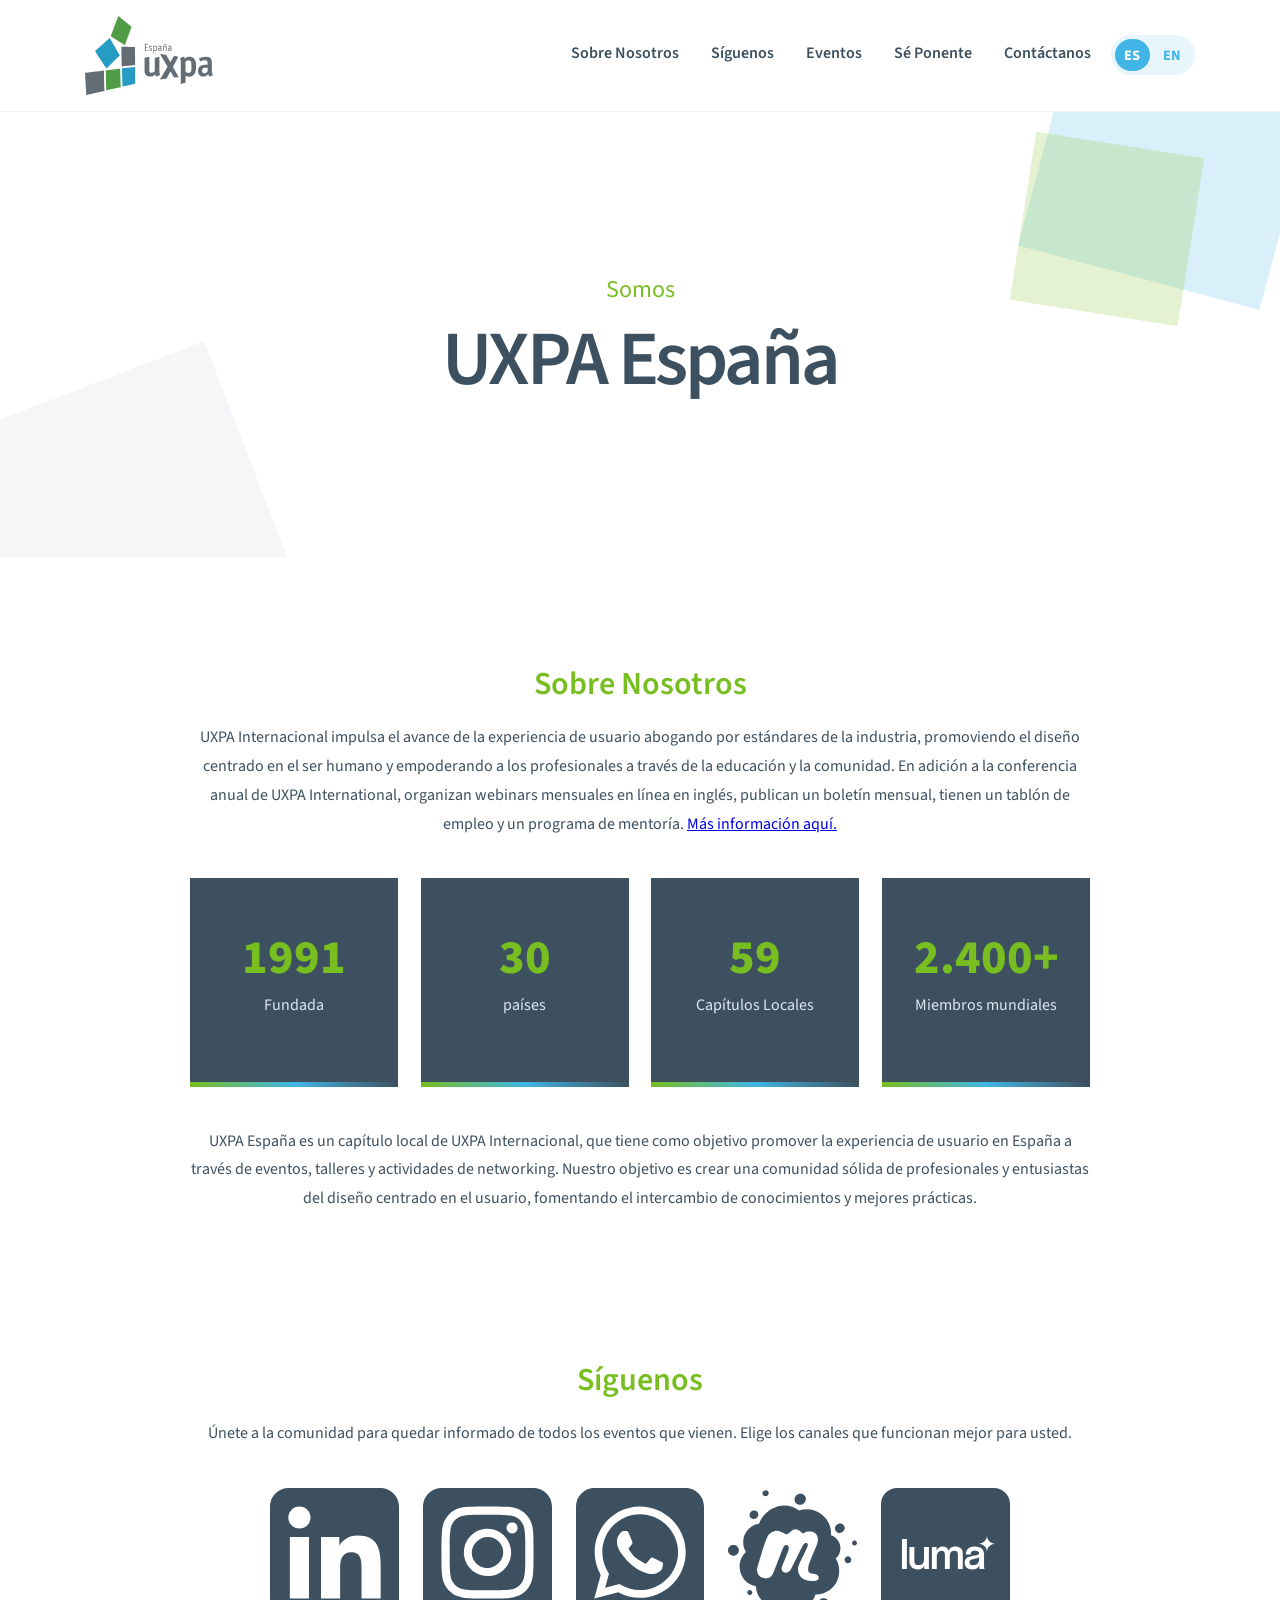
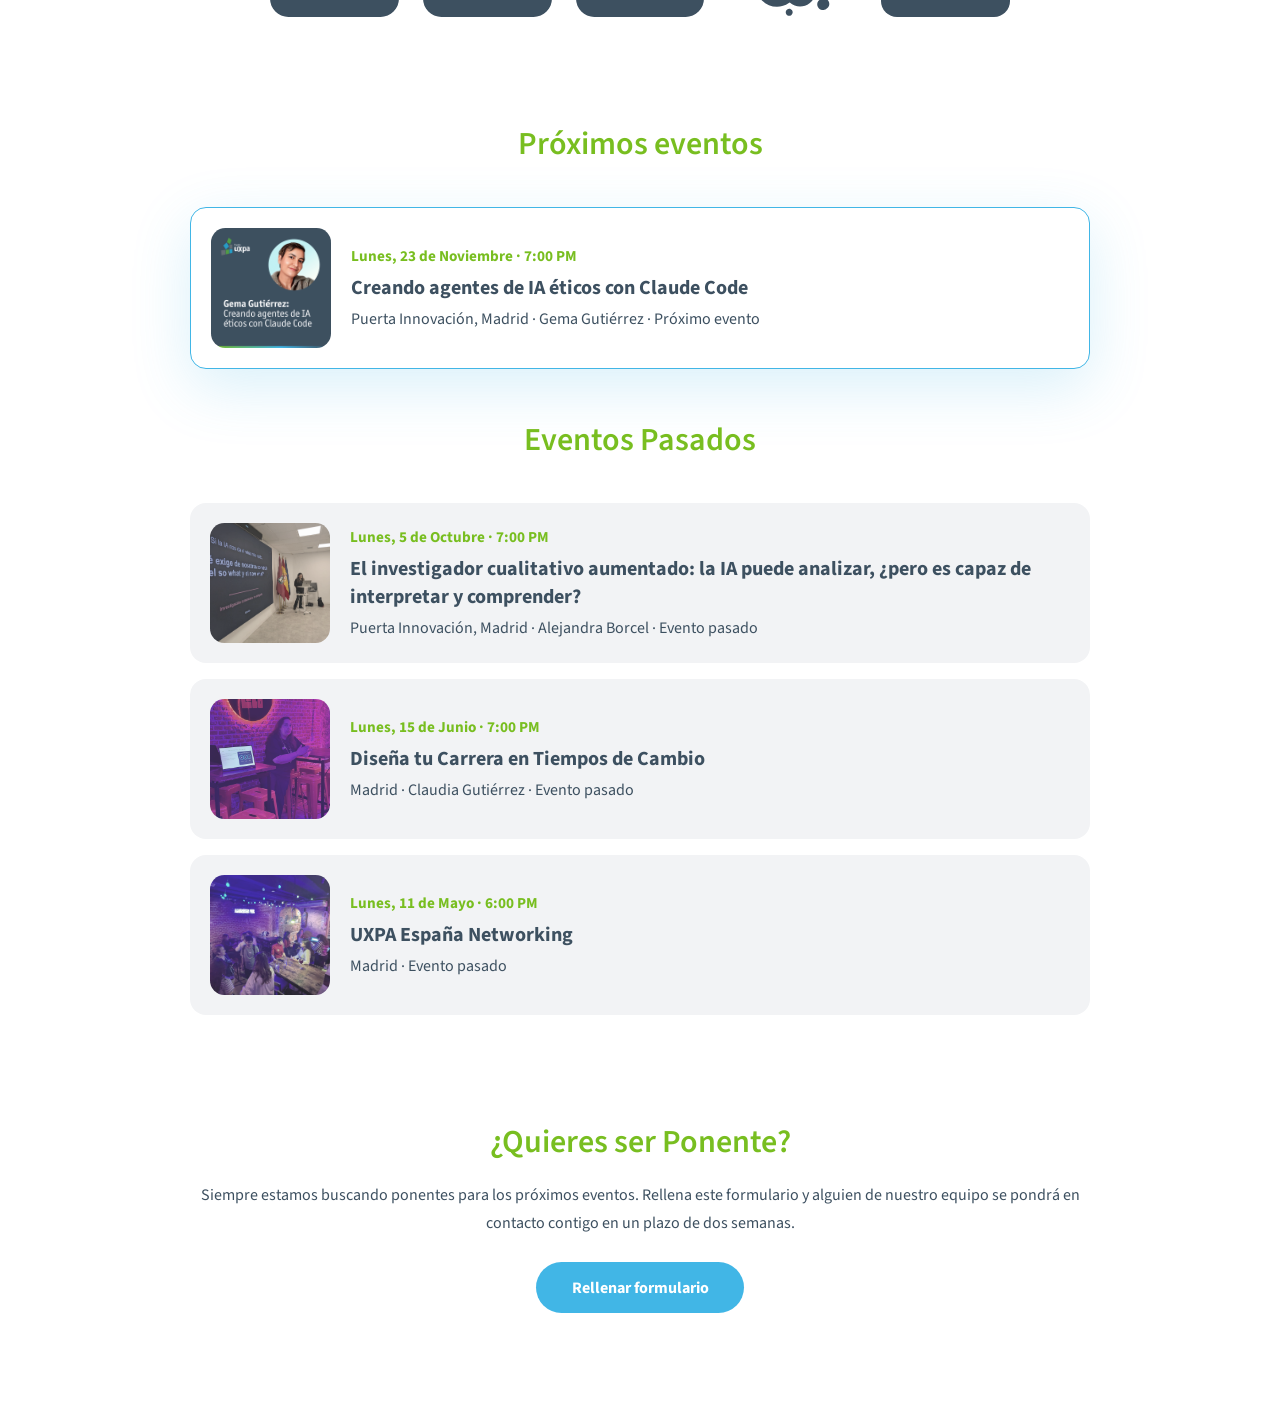
<file: index.html>
<!DOCTYPE html>
<html lang="es">
<head>
  <meta charset="UTF-8" />
  <meta name="viewport" content="width=device-width, initial-scale=1.0" />
  <title>UXPA España</title>
  <link rel="preconnect" href="https://fonts.googleapis.com" />
  <link rel="preconnect" href="https://fonts.gstatic.com" crossorigin />
  <link href="https://fonts.googleapis.com/css2?family=Source+Sans+Pro:wght@400;500;600;700;800&display=swap" rel="stylesheet" />
  <link rel="icon" href="favicon.svg" type="image/svg+xml" />
  <link rel="stylesheet" href="styles.css" />
</head>

<!-- Google tag (gtag.js) -->
<script async src="https://www.googletagmanager.com/gtag/js?id=G-DH0CVYJNMF"></script>
<script>
  window.dataLayer = window.dataLayer || [];
  function gtag(){dataLayer.push(arguments);}
  gtag('js', new Date());

  gtag('config', 'G-DH0CVYJNMF');
</script>

<body>
  <header class="page-header">
    <div class="topbar container">
      <a class="brand" href="index.html" aria-label="Home">
        <img src="home.svg" alt="Home" class="home-icon" />
      </a>
      <div class="nav-actions">
        <nav class="main-nav" id="primary-nav">
          <a href="#about" data-i18n="nav.about">Sobre Nosotros</a>
          <a href="#follow" data-i18n="nav.follow">Síguenos</a>
          <a href="#events" data-i18n="nav.events">Eventos</a>
          <a href="#speaker" data-i18n="nav.speaker">Sé Ponente</a>
          <a href="https://forms.gle/S2C4UqZZ8qvi7Bgd6" target="_blank" rel="noopener noreferrer" data-i18n="nav.contact">Contáctanos</a>
        </nav>
        <div class="lang-toggle" aria-label="Language toggle">
          <a class="lang-option active" href="?lang=es" data-lang="es">ES</a>
          <a class="lang-option" href="?lang=en" data-lang="en">EN</a>
        </div>
        <button class="menu-toggle" type="button" aria-expanded="false" aria-controls="primary-nav" aria-label="Toggle navigation">
          <span></span>
          <span></span>
          <span></span>
        </button>
      </div>
    </div>
  </header>

  <main>
    <section id="home" class="hero">
      <div class="hero-content container">
        <p class="eyebrow" data-i18n="hero.eyebrow">Somos</p>
        <h1 data-i18n="hero.heading">UXPA España</h1>
      </div>
      <div class="hero-decor hero-decor-left"></div>
      <div class="hero-decor home-decor-right-1"></div>
      <div class="hero-decor home-decor-right-2"></div>
    </section>

    <section id="about" class="section about">
      <div class="container section-intro first">
        <h2 data-i18n="about.heading">Sobre Nosotros</h2>
        <p><span data-i18n="about.introText">UXPA Internacional impulsa el avance de la experiencia de usuario abogando por estándares de la industria, promoviendo el diseño centrado en el ser humano y empoderando a los profesionales a través de la educación y la comunidad. En adición a la conferencia anual de UXPA International, organizan webinars mensuales en línea en inglés, publican un boletín mensual, tienen un tablón de empleo y un programa de mentoría.</span> <a href="https://www.uxpa.org/" target="_blank" rel="noopener noreferrer" data-i18n="about.introLink">Más información aquí.</a></p>
      </div>

      <div class="stats-grid container">
        <article class="stat-card">
          <span class="stat-number">1991</span>
          <p data-i18n="about.stats.founded">Fundada</p>
          <span class="accent-divider"></span>
        </article>
        <article class="stat-card">
          <span class="stat-number">30</span>
          <p data-i18n="about.stats.countries">países</p>
          <span class="accent-divider"></span>
        </article>
        <article class="stat-card">
          <span class="stat-number">59</span>
          <p data-i18n="about.stats.chapters">Capítulos Locales</p>
          <span class="accent-divider"></span>
        </article>
        <article class="stat-card">
          <span class="stat-number">2.400+</span>
          <p data-i18n="about.stats.members">Miembros mundiales</p>
          <span class="accent-divider"></span>
        </article>
      </div>
      <div class="container section-intro">
        <p data-i18n="about.paragraph2">
          UXPA España es un capítulo local de UXPA Internacional, que tiene como objetivo promover la experiencia de usuario en España a través de eventos, talleres y actividades de networking. Nuestro objetivo es crear una comunidad sólida de profesionales y entusiastas del diseño centrado en el usuario, fomentando el intercambio de conocimientos y mejores prácticas.
        </p>
      </div>
    </section>

    <section id="follow" class="section follow">
      <div class="container section-intro">
        <h2 data-i18n="follow.heading">Síguenos</h2>
        <p data-i18n="follow.text">Únete a la comunidad para quedar informado de todos los eventos que vienen. Elige los canales que funcionan mejor para usted.</p>
      </div>
      <div class="social-grid container">
        <a class="social-card" href="https://www.linkedin.com/groups/18450003/" aria-label="LinkedIn">
          <img src="assets/socials/square-linkedin-brands-solid 1.svg" alt="LinkedIn" class="social-icon" />
        </a>
        <a class="social-card" href="https://www.instagram.com/uxpa_espana/" aria-label="Instagram">
          <img src="assets/socials/square-instagram-brands-solid 1.svg" alt="Instagram" class="social-icon" />
        </a>
        <a class="social-card" href="https://chat.whatsapp.com/FRscaBagMNq5ZdRsi3wGTR" aria-label="WhatsApp">
          <img src="assets/socials/square-whatsapp-brands-solid 1.svg" alt="WhatsApp" class="social-icon" />
        </a>
        <a class="social-card" href="https://www.meetup.com/uxpa-espana/" aria-label="Meetup">
          <img src="assets/socials/meetup-brands-solid 1.svg" alt="Meetup" class="social-icon" />
        </a>
        <a class="social-card" href="https://luma.com/uxpaespana" aria-label="Luma">
          <img src="assets/socials/luma-brands-solid-1.svg" alt="Luma" class="social-icon" />
        </a>
      </div>
    </section>

    <section id="events" class="section events">
      <div class="container section-intro">
        <h2 data-i18n="events.upcomingHeading">Próximos eventos</h2>
      </div>
      <div class="container">
        <div class="events-list">
          <a class="event-card" href="https://luma.com/4md8swos?utm_source=website" target="_blank" rel="noopener noreferrer">
            <img src="assets/event-photos/november-photo.jpg" alt="Photo of November Speaker" class="event-image" />
            <div class="event-content">
              <p class="event-date" data-i18n="events.upcoming.date">Lunes, 23 de Noviembre · 7:00 PM</p>
              <h3 data-i18n="events.upcoming.title">Creando agentes de IA éticos con Claude Code</h3>
              <p class="event-meta" data-i18n="events.upcoming.meta">Puerta Innovación, Madrid · Gema Gutiérrez · Próximo evento</p>
            </div>
          </a>
        </div>
      </div>
      <div class="container section-intro">
        <h2 data-i18n="events.pastHeading">Eventos Pasados</h2>
      </div>
      <div class="container">
        <div class="events-list">
          <a class="event-card past-event-card" href="https://luma.com/v2x5nuk3?utm_source=website" target="_blank" rel="noopener noreferrer">
            <img src="assets/event-photos/october-photo.jpg" alt="Photo of October Speaker" class="event-image" />
            <div class="event-content">
              <p class="event-date" data-i18n="events.past1.date">Lunes, 5 de Octubre · 7:00 PM</p>
              <h3 data-i18n="events.past1.title">El investigador cualitativo aumentado: la IA puede analizar, ¿pero es capaz de interpretar y comprender?</h3>
              <p class="event-meta" data-i18n="events.past1.meta">Puerta Innovación, Madrid · Alejandra Borcel · Evento pasado</p>
            </div>
          </a>
          <a class="event-card past-event-card" href="https://luma.com/sww7ekwe?utm_source=website" target="_blank" rel="noopener noreferrer">
            <img src="assets/event-photos/june-photo.jpg" alt="Photo of June Speaker" class="event-image" />
            <div class="event-content">
              <p class="event-date" data-i18n="events.past2.date">Lunes, 15 de Junio · 7:00 PM</p>
              <h3 data-i18n="events.past2.title">Diseña tu Carrera en Tiempos de Cambio</h3>
              <p class="event-meta" data-i18n="events.past2.meta">Madrid · Claudia Gutiérrez · Evento pasado</p>
            </div>
          </a>
          <a class="event-card past-event-card" href="https://luma.com/m1urawqa?utm_source=website" target="_blank" rel="noopener noreferrer">
            <img src="assets/event-photos/may-photo.jpg" alt="Photo of May Event" class="event-image" />
            <div class="event-content">
              <p class="event-date" data-i18n="events.past3.date">Lunes, 11 de Mayo · 6:00 PM</p>
              <h3 data-i18n="events.past3.title">UXPA España Networking</h3>
              <p class="event-meta" data-i18n="events.past3.meta">Madrid · Evento pasado</p>
            </div>
          </a>
        </div>
      </div>
    </section>

    <section id="speaker" class="section speaker">
      <div class="container section-intro">
        <h2 data-i18n="speaker.heading">¿Quieres ser Ponente?</h2>
        <p data-i18n="speaker.text">Siempre estamos buscando ponentes para los próximos eventos. Rellena este formulario y alguien de nuestro equipo se pondrá en contacto contigo en un plazo de dos semanas.</p>
        <a class="btn-primary" href="https://docs.google.com/forms/d/e/1FAIpQLSdHFh6CH4hSg0mj4y6xRj5X8BRVIjbELhiHOoVspakXSafgpA/viewform?usp=dialog" target="_blank" rel="noopener noreferrer" data-i18n="speaker.button">Rellenar formulario</a>
      </div>
    </section>
  </main>

  <script src="translations.js"></script>
  <script src="script.js"></script>
</body>
</html>
</file>
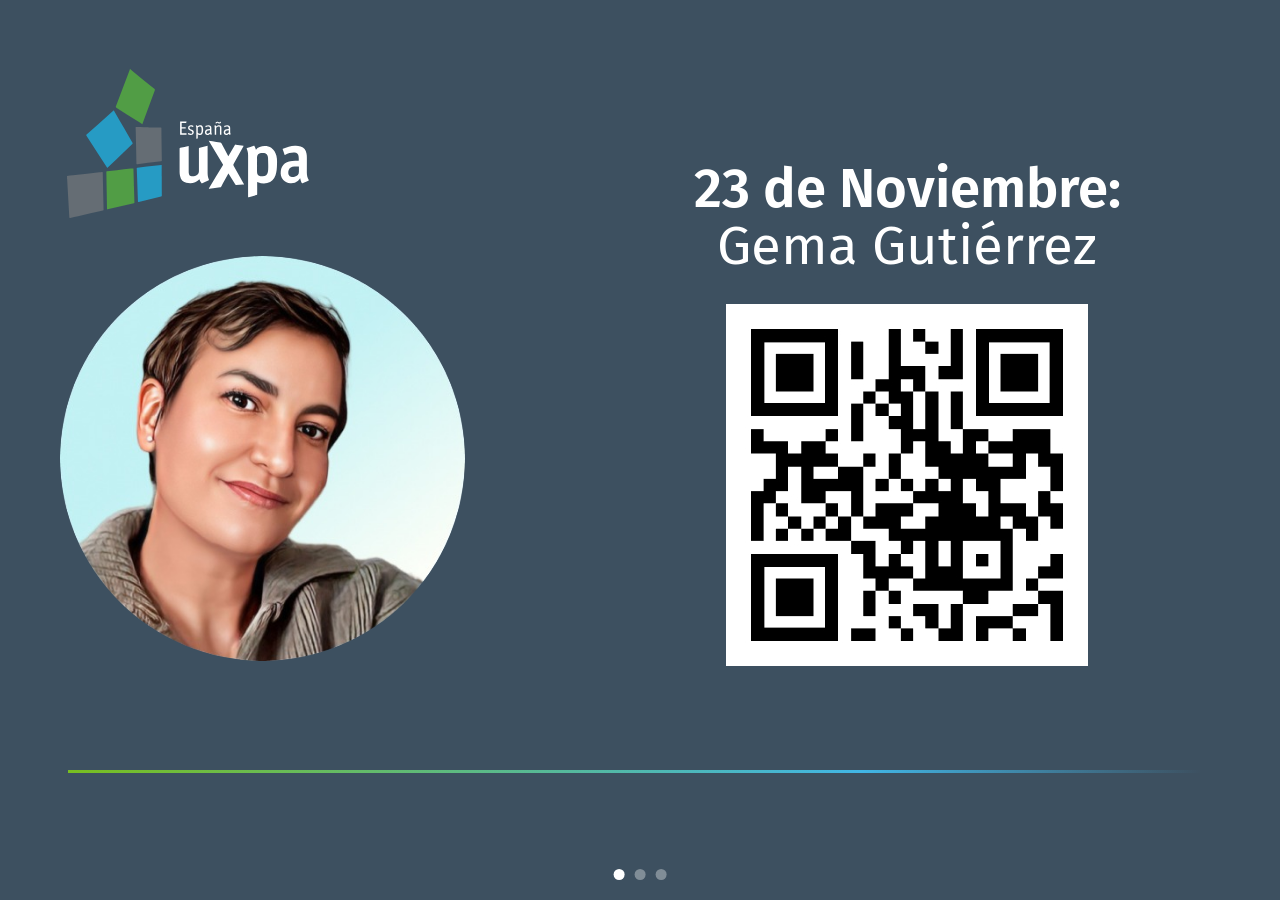
<file: event.html>
<!DOCTYPE html>
<html lang="es">
<head>
  <meta charset="UTF-8" />
  <meta name="viewport" content="width=device-width, initial-scale=1.0" />
  <title>UXPA España · Evento</title>
  <link rel="preconnect" href="https://fonts.googleapis.com" />
  <link rel="preconnect" href="https://fonts.gstatic.com" crossorigin />
  <link href="https://fonts.googleapis.com/css2?family=Fira+Sans:wght@400;600&display=swap" rel="stylesheet" />
  <link rel="icon" href="favicon.svg" type="image/svg+xml" />
  <style>
    :root {
      --bg: #3D5060;
      --white: #ffffff;
      --accent: #78BE20;
      --blue: #41B6E6;
    }

    * {
      box-sizing: border-box;
    }

    html,
    body {
      margin: 0;
      height: 100%;
      overflow: hidden;
      background: var(--bg);
      font-family: 'Fira Sans', 'Source Sans Pro', system-ui, sans-serif;
      color: var(--white);
    }

    body.idle {
      cursor: none;
    }

    /* Stage keeps the 1440×1024 slide ratio and scales to fit the screen.
       --u is one "design pixel" so positions match the original slides. */
    .stage {
      position: absolute;
      inset: 0;
      margin: auto;
      width: min(100vw, calc(100vh * 1440 / 1024));
      aspect-ratio: 1440 / 1024;
      container-type: inline-size;
    }

    .slide {
      --u: calc(100cqw / 1440);
      position: absolute;
      inset: 0;
      opacity: 0;
      visibility: hidden;
      transition: opacity 0.8s ease, visibility 0.8s;
    }

    .slide.active {
      opacity: 1;
      visibility: visible;
    }

    .logo {
      position: absolute;
      left: calc(var(--u) * 68);
      top: calc(var(--u) * 78);
      width: calc(var(--u) * 276);
    }

    .rule {
      position: absolute;
      left: calc(var(--u) * 69);
      right: calc(var(--u) * 80);
      top: calc(var(--u) * 876);
      height: calc(var(--u) * 4);
      background: linear-gradient(90deg, var(--accent) 0%, var(--blue) 70%, rgba(65, 182, 230, 0) 100%);
    }

    .right-col {
      position: absolute;
      display: flex;
      flex-direction: column;
      align-items: center;
      text-align: center;
    }

    .right-col h2 {
      margin: 0;
      font-size: calc(var(--u) * 62);
      line-height: 1.05;
      font-weight: 600;
    }

    .right-col h2 span {
      display: block;
      font-weight: 400;
    }

    .qr {
      display: block;
      background: var(--white);
      width: calc(var(--u) * 412);
      height: calc(var(--u) * 412);
      image-rendering: pixelated;
    }

    /* Slide 1: upcoming event */
    .slide-next .portrait {
      position: absolute;
      left: calc(var(--u) * 60);
      top: calc(var(--u) * 291);
      width: calc(var(--u) * 461);
      height: calc(var(--u) * 461);
      border-radius: 50%;
      object-fit: cover;
    }

    .slide-next .right-col {
      left: calc(var(--u) * 818);
      width: calc(var(--u) * 412);
      top: calc(var(--u) * 182);
      gap: calc(var(--u) * 34);
    }

    .slide-next .right-col h2 {
      white-space: nowrap;
    }

    /* Slide 2: socials */
    .socials {
      position: absolute;
      left: calc(var(--u) * 128);
      top: calc(var(--u) * 422);
      display: grid;
      grid-template-columns: repeat(2, calc(var(--u) * 133));
      gap: calc(var(--u) * 32) calc(var(--u) * 29);
    }

    .socials img {
      display: block;
      width: 100%;
      /* Icons are dark squares with transparent glyphs: turn them white so the glyph shows the slide background */
      filter: brightness(0) invert(1);
    }

    .slide-follow .right-col {
      left: calc(var(--u) * 844);
      width: calc(var(--u) * 412);
      top: calc(var(--u) * 190);
      gap: calc(var(--u) * 36);
    }

    /* Slide 3: talk */
    .slide-talk h2 {
      position: absolute;
      left: calc(var(--u) * 70);
      top: calc(var(--u) * 336);
      width: calc(var(--u) * 660);
      margin: 0;
      font-size: calc(var(--u) * 58);
      line-height: 1.12;
      font-weight: 600;
    }

    .slide-talk .photo {
      position: absolute;
      left: calc(var(--u) * 793);
      top: calc(var(--u) * 175);
      width: calc(var(--u) * 534);
      height: calc(var(--u) * 636);
      border-radius: calc(var(--u) * 30);
      overflow: hidden;
    }

    .slide-talk .photo img {
      display: block;
      width: 100%;
      height: 100%;
      object-fit: cover;
    }

    .guest {
      position: absolute;
      left: calc(var(--u) * 95);
      top: calc(var(--u) * 476);
      width: calc(var(--u) * 357);
      height: calc(var(--u) * 129);
      display: flex;
      flex-direction: column;
      justify-content: center;
      align-items: center;
      background: var(--white);
      color: var(--bg);
      font-size: calc(var(--u) * 38);
      line-height: 1.1;
    }

    .guest strong {
      font-weight: 600;
    }

    /* Progress dots */
    .dots {
      position: fixed;
      bottom: 1.25rem;
      left: 50%;
      transform: translateX(-50%);
      display: flex;
      gap: 0.6rem;
      transition: opacity 0.4s ease;
    }

    body.idle .dots {
      opacity: 0;
    }

    .dots button {
      width: 0.7rem;
      height: 0.7rem;
      padding: 0;
      border: 0;
      border-radius: 50%;
      background: rgba(255, 255, 255, 0.35);
      cursor: pointer;
    }

    .dots button.active {
      background: var(--white);
    }

    @media (prefers-reduced-motion: reduce) {
      .slide {
        transition: none;
      }
    }
  </style>
</head>
<body>
  <main class="stage" aria-roledescription="carousel" aria-label="UXPA España">

    <section class="slide slide-next active" aria-roledescription="slide" aria-label="1 de 3">
      <img class="logo" src="assets/slideshow/logo-white.svg" alt="UXPA España" />
      <img class="portrait" src="assets/slideshow/gema-gutierrez.jpg" alt="Gema Gutiérrez" />
      <div class="right-col">
        <h2>23 de Noviembre: <span>Gema Gutiérrez</span></h2>
        <img class="qr" src="assets/slideshow/qr-event.png" alt="Código QR para inscribirse al evento del 23 de noviembre" />
      </div>
      <div class="rule"></div>
    </section>

    <section class="slide slide-follow" aria-roledescription="slide" aria-label="2 de 3">
      <img class="logo" src="assets/slideshow/logo-white.svg" alt="UXPA España" />
      <div class="socials">
        <img src="assets/socials/luma-brands-solid-1.svg" alt="Luma" />
        <img src="assets/socials/square-whatsapp-brands-solid 1.svg" alt="WhatsApp" />
        <img src="assets/socials/square-linkedin-brands-solid 1.svg" alt="LinkedIn" />
        <img src="assets/socials/square-instagram-brands-solid 1.svg" alt="Instagram" />
      </div>
      <div class="right-col">
        <h2>Síguenos en redes sociales</h2>
        <img class="qr" src="assets/slideshow/qr-socials.png" alt="Código QR para nuestras redes sociales" />
      </div>
      <div class="rule"></div>
    </section>

    <section class="slide slide-talk" aria-roledescription="slide" aria-label="3 de 3">
      <img class="logo" src="assets/slideshow/logo-white.svg" alt="UXPA España" />
      <h2>El investigador cualitativo aumentado: la IA puede analizar, ¿pero es capaz de interpretar y comprender?</h2>
      <div class="photo">
        <img src="assets/slideshow/alejandra-borcel.jpg" alt="Alejandra Borcel" />
        <div class="guest"><strong>Invitada:</strong> Alejandra Borcel</div>
      </div>
      <div class="rule"></div>
    </section>

  </main>

  <nav class="dots" aria-label="Diapositivas"></nav>

  <script>
    const SLIDE_DURATION = 10000;
    const IDLE_DELAY = 2500;

    const slides = document.querySelectorAll('.slide');
    const dotsNav = document.querySelector('.dots');
    let current = 0;
    let timer;
    let idleTimer;

    const dots = Array.from(slides, (_, i) => {
      const dot = document.createElement('button');
      dot.type = 'button';
      dot.setAttribute('aria-label', `Diapositiva ${i + 1}`);
      dot.addEventListener('click', event => {
        event.stopPropagation();
        show(i);
      });
      dotsNav.appendChild(dot);
      return dot;
    });

    function show(index) {
      current = (index + slides.length) % slides.length;
      slides.forEach((slide, i) => slide.classList.toggle('active', i === current));
      dots.forEach((dot, i) => dot.classList.toggle('active', i === current));
      clearTimeout(timer);
      timer = setTimeout(() => show(current + 1), SLIDE_DURATION);
    }

    function toggleFullscreen() {
      if (document.fullscreenElement) {
        document.exitFullscreen();
      } else {
        document.documentElement.requestFullscreen?.();
      }
    }

    document.addEventListener('keydown', event => {
      if (['ArrowRight', 'PageDown', ' '].includes(event.key)) show(current + 1);
      if (['ArrowLeft', 'PageUp'].includes(event.key)) show(current - 1);
      if (event.key === 'f' || event.key === 'F') toggleFullscreen();
    });

    document.addEventListener('click', () => show(current + 1));

    // Hide cursor and dots while the screen is untouched
    document.addEventListener('mousemove', () => {
      document.body.classList.remove('idle');
      clearTimeout(idleTimer);
      idleTimer = setTimeout(() => document.body.classList.add('idle'), IDLE_DELAY);
    });

    show(0);
    idleTimer = setTimeout(() => document.body.classList.add('idle'), IDLE_DELAY);
  </script>
</body>
</html>
</file>
<file: styles.css>
@view-transition {
  navigation: auto;
}

:root {
  color-scheme: light;
  --bg: #ffffff;
  --surface: #ffffff;
  --surface-strong: #3D5060;
  --text: #000000;
  --muted: #3D5060;
  --accent: #78BE20;
  --accent-soft: #ffffff;
  --border: rgba(36, 81, 147, 0.08);
  --shadow: 0 18px 60px rgba(34, 65, 105, 0.08);
  font-family: 'Source Sans Pro', system-ui, sans-serif;
}

* {
  box-sizing: border-box;
}


body {
  margin: 0;
  min-height: 100vh;
  color: var(--text);
  background: #fff;
}

img {
  max-width: 100%;
  display: block;
}

.container {
  width: min(1110px, calc(100% - 2rem));
  margin: 0 auto;
}

.page-header {
  position: sticky;
  top: 0;
  z-index: 10;
  backdrop-filter: blur(18px);
  background: rgba(255, 255, 255, 0.78);
  border-bottom: 1px solid rgba(24, 58, 99, 0.06);
}

.topbar {
  display: flex;
  justify-content: space-between;
  align-items: center;
  gap: 1rem;
  padding: 1rem 0;
}

.brand {
  display: inline-flex;
  align-items: center;
  gap: 0.75rem;
  text-decoration: none;
  color: var(--surface-strong);
  font-weight: 700;
  letter-spacing: 0.02em;
}

.home-icon {
  width: 8rem;
  height: auto;
  display: block;
  max-height: 8em;
}

.brand-mark {
  display: inline-flex;
  align-items: center;
  justify-content: center;
  width: 2.4rem;
  height: 2.4rem;
  border-radius: 0.75rem;
  background: var(--accent);
  color: #fff;
  font-weight: 800;
}

.nav-actions {
  display: flex;
  align-items: center;
  gap: 1.25rem;
  position: relative;
}

.menu-toggle {
  display: none;
  align-items: center;
  justify-content: center;
  flex-direction: column;
  gap: 0.25rem;
  width: 2.75rem;
  height: 2.75rem;
  border: 0;
  border-radius: 999px;
  background: rgba(65, 182, 230, 0.12);
  cursor: pointer;
  padding: 0.55rem;
}

.menu-toggle span {
  display: block;
  width: 1.15rem;
  height: 2px;
  border-radius: 999px;
  background: var(--surface-strong);
}

.main-nav {
  display: flex;
  gap: 2rem;
}

.lang-toggle {
  display: inline-flex;
  align-items: center;
  gap: 0.25rem;
  padding: 0.25rem;
  border-radius: 999px;
  background: rgba(65, 182, 230, 0.12);
}

.lang-option {
  display: inline-flex;
  align-items: center;
  justify-content: center;
  border: 0;
  background: transparent;
  color: #41B6E6;
  font-weight: 700;
  font-size: 0.9rem;
  padding: 0.35rem 0.6rem;
  border-radius: 999px;
  cursor: pointer;
  text-decoration: none;
  transition: background 0.2s ease, color 0.2s ease;
}

.lang-option.active {
  background: #41B6E6;
  color: #fff;
}

.main-nav a {
  position: relative;
  color: var(--muted);
  text-decoration: none;
  font-weight: 600;
  padding-bottom: 0.25rem;
  transition: color 0.2s ease;
}

.main-nav a::after {
  content: '';
  position: absolute;
  left: 0;
  bottom: 0;
  width: 100%;
  height: 3px;
  background: linear-gradient(90deg, var(--accent) 0%, #41B6E6 50%, var(--muted) 100%);
  transform: scaleX(0);
  transform-origin: center;
  transition: transform 0.2s ease;
}

.main-nav a:hover,
.main-nav a:focus-visible {
  color: var(--surface-strong);
}

.main-nav a:hover::after,
.main-nav a:focus-visible::after {
  transform: scaleX(1);
}

.hero {
  position: relative;
  padding: 10rem 0 10rem;
  text-align: center;
  overflow: hidden;
}

main section[id] {
  scroll-margin-top: 120px;
}

.hero-content {
  display: grid;
  gap: 1.1rem;
  align-items: center;
}

.eyebrow {
  margin: 0;
  color: var(--accent);
  font-size: 1.5rem;
}

.hero h1 {
  margin: 0;
  font-size: clamp(4rem, 6vw, 6rem);
  font-weight: 600;
  line-height: 0.95;
  letter-spacing: -0.04em;
  color: var(--surface-strong);
}

.hero-decor {
  position: absolute;
}

.hero-decor-left {
  left: -2rem;
  width: 300px;
  height: 300px;
  bottom: -8rem;
  top: auto;
  background: rgba(61, 80, 96, 0.05);
  transform: rotate(-21deg);
}

.home-decor-right-1 {
  right: -1rem;
  width: 250px;
  height: 250px;
  top: -5rem;
  background: rgba(65, 182, 230, 0.2);
  transform: rotate(15deg);
}

.home-decor-right-2 {
  right: 5.5rem;
  width: 170px;
  height: 170px;
  top: 2rem;
  background: rgba(120, 190, 32, 0.2);
  transform: rotate(9deg);
}
.first{
  padding-top: 4rem;
}

.section {
  padding-bottom: 4rem;
}

.section-intro {
  text-align: center;
  max-width: 900px;
  margin: 2.5rem auto 2.5rem;
}

.section .container:not(.section-intro) {
  max-width: 900px;
}

.section-intro h2 {
  margin: 0 0 1rem;
  font-size: 2rem;
  font-weight: 600;
  color: var(--accent);
}

.section-intro p {
  margin: 0;
  color: var(--muted);
  line-height: 1.8;
}

.stats-grid,
.social-grid {
  display: grid;
  gap: 1.4rem;
  margin-inline: auto;
}

.stats-grid {
  grid-template-columns: repeat(4, minmax(0, 1fr));
  align-items: stretch;
}

.stat-card {
  padding: 2rem 2rem 3rem;
  background: var(--surface-strong);
  color: #fff;
  min-height: 0;
  aspect-ratio: 1 / 1;
  display: flex;
  flex-direction: column;
  justify-content: center;
  text-align: center;
  position: relative;
  overflow: hidden;
}

.stat-number {
  display: block;
  font-size: clamp(2rem, 4vw, 3rem);
  font-weight: 800;
  line-height: 1;
  color: var(--accent);
}

.stat-card p {
  margin: 0.75rem 0 0;
  font-size: 1rem;
  color: #dfe7f1;
}

.accent-divider {
  position: absolute;
  left: 0;
  bottom: 0;
  display: block;
  width: 100%;
  height: 5px;
  max-height: 5px;
  margin: 0;
  background: linear-gradient(90deg, var(--accent) 0%, #41B6E6 50%, var(--muted) 100%);
}

.follow .social-grid {
  grid-template-columns: repeat(5, minmax(0, 1fr));
  justify-content: center;
  gap: 1.5rem;
  max-width: 6rem;
  margin-inline: auto;
  padding-left: 5rem;
  padding-right: 5rem;
}

.social-card {
  display: flex;
  align-items: center;
  justify-content: center;
  width: 100%;
  aspect-ratio: 1 / 1;
  border-radius: 1rem;
  color: var(--surface-strong);
  text-decoration: none;
  transition: transform 0.2s ease, box-shadow 0.2s ease;
}

.social-card:hover,
.social-card:focus-visible {
  transform: translateY(-4px);
  box-shadow: 0 24px 72px rgba(34, 65, 105, 0.14);
}

.social-icon {
  width: 100%;
  height: 100%;
  display: block;
  object-fit: contain;
  border-radius: 1rem;
}

.events .container.section-intro:first-of-type + .container {
  margin-bottom: 3rem;
}

.events .container.section-intro:last-of-type {
  margin-top: 1.5rem;
  margin-bottom: 2rem;
}

.events-list {
  display: grid;
  gap: 1rem;
}

.event-card {
  display: flex;
  align-items: center;
  gap: 1.25rem;
  padding: 1.25rem;
  border-radius: 1rem;
  background: #fff;
  color: var(--surface-strong);
  text-decoration: none;
  box-shadow: var(--shadow);
  transition: transform 0.2s ease, box-shadow 0.2s ease;
}

.event-card:hover,
.event-card:focus-visible {
  transform: translateY(-4px);
  box-shadow: 0 24px 72px rgba(34, 65, 105, 0.14);
}

.event-card:not(.past-event-card) {
  border: 1px solid #41B6E6;
  box-shadow: 0 18px 60px rgba(65, 182, 230, 0.2);
}

.event-card:not(.past-event-card):hover,
.event-card:not(.past-event-card):focus-visible {
  box-shadow: 0 24px 72px rgba(65, 182, 230, 0.35);
}

.past-event-card,
.past-event-card:hover,
.past-event-card:focus-visible {
  background: #f2f3f5;
  box-shadow: none;
}

.past-event-card .event-image {
  filter: grayscale(40%);
  opacity: 0.85;
}

.disabled-event-card {
  cursor: default;
  box-shadow: var(--shadow);
}

.disabled-event-card:hover,
.disabled-event-card:focus-visible {
  transform: none;
  box-shadow: var(--shadow);
}

.event-image {
  width: 120px;
  height: 120px;
  object-fit: cover;
  border-radius: 0.9rem;
  flex-shrink: 0;
}

.event-content {
  display: flex;
  flex-direction: column;
  gap: 0.4rem;
}

.event-date {
  margin: 0;
  color: var(--accent);
  font-weight: 700;
  font-size: 0.95rem;
}

.event-content h3 {
  margin: 0;
  font-size: 1.25rem;
}

.event-meta {
  margin: 0;
  color: var(--muted);
}

.btn-primary {
  display: inline-flex;
  align-items: center;
  justify-content: center;
  margin-top: 1.5rem;
  padding: 0.9rem 2.2rem;
  border-radius: 999px;
  background: #41B6E6;
  color: #fff;
  font-weight: 700;
  text-decoration: none;
  transition: transform 0.2s ease, box-shadow 0.2s ease;
}

.btn-primary:hover,
.btn-primary:focus-visible {
  transform: translateY(-2px);
  box-shadow: 0 18px 48px rgba(65, 182, 230, 0.35);
}

@media (max-width: 640px) {
  .topbar {
    flex-direction: row;
    align-items: center;
    justify-content: space-between;
  }

  .home-icon {
    width: 5rem;
  }

  .nav-actions {
    justify-content: flex-end;
    gap: 0.75rem;
    margin-left: auto;
  }

  .menu-toggle {
    display: inline-flex;
  }

  .main-nav {
    display: none;
    position: absolute;
    top: calc(100% + 0.5rem);
    right: 0;
    flex-direction: column;
    gap: 0.85rem;
    padding: 1rem;
    min-width: 12rem;
    border-radius: 1rem;
    background: rgba(255, 255, 255, 0.98);
    box-shadow: var(--shadow);
    border: 1px solid var(--border);
  }

  .main-nav.open {
    display: flex;
  }

  .hero {
    padding: 4.5rem 0 6.5rem;
  }

  .hero-decor {
    position: absolute;
  }

  .stats-grid {
    grid-template-columns: repeat(2, minmax(0, 1fr));
  }

  .stat-card {
    aspect-ratio: auto;
    height: 180px;
  }

  .follow .social-grid {
    grid-template-columns: repeat(3, minmax(0, 1fr));
  }

  .section-intro {
    margin-bottom: 2rem;
  }

.hero-decor-left {
  left: -3rem;
  width: 200px;
  height: 200px;
  bottom: -9rem;
  top: auto;
  background: rgba(61, 80, 96, 0.2);
  transform: rotate(-21deg);
}

.home-decor-right-1 {
  right: -.5rem;
  width: 150px;
  height: 150px;
  top: -5rem;
  background: rgba(65, 182, 230, 0.2);
  transform: rotate(15deg);
}

.home-decor-right-2 {
  right: 1rem;
  width: 90px;
  height: 90px;
  top: .5rem;
  background: rgba(120, 190, 32, 0.2);
  transform: rotate(9deg);
}

.section {
  padding: 4rem 0;
}

}
</file>
